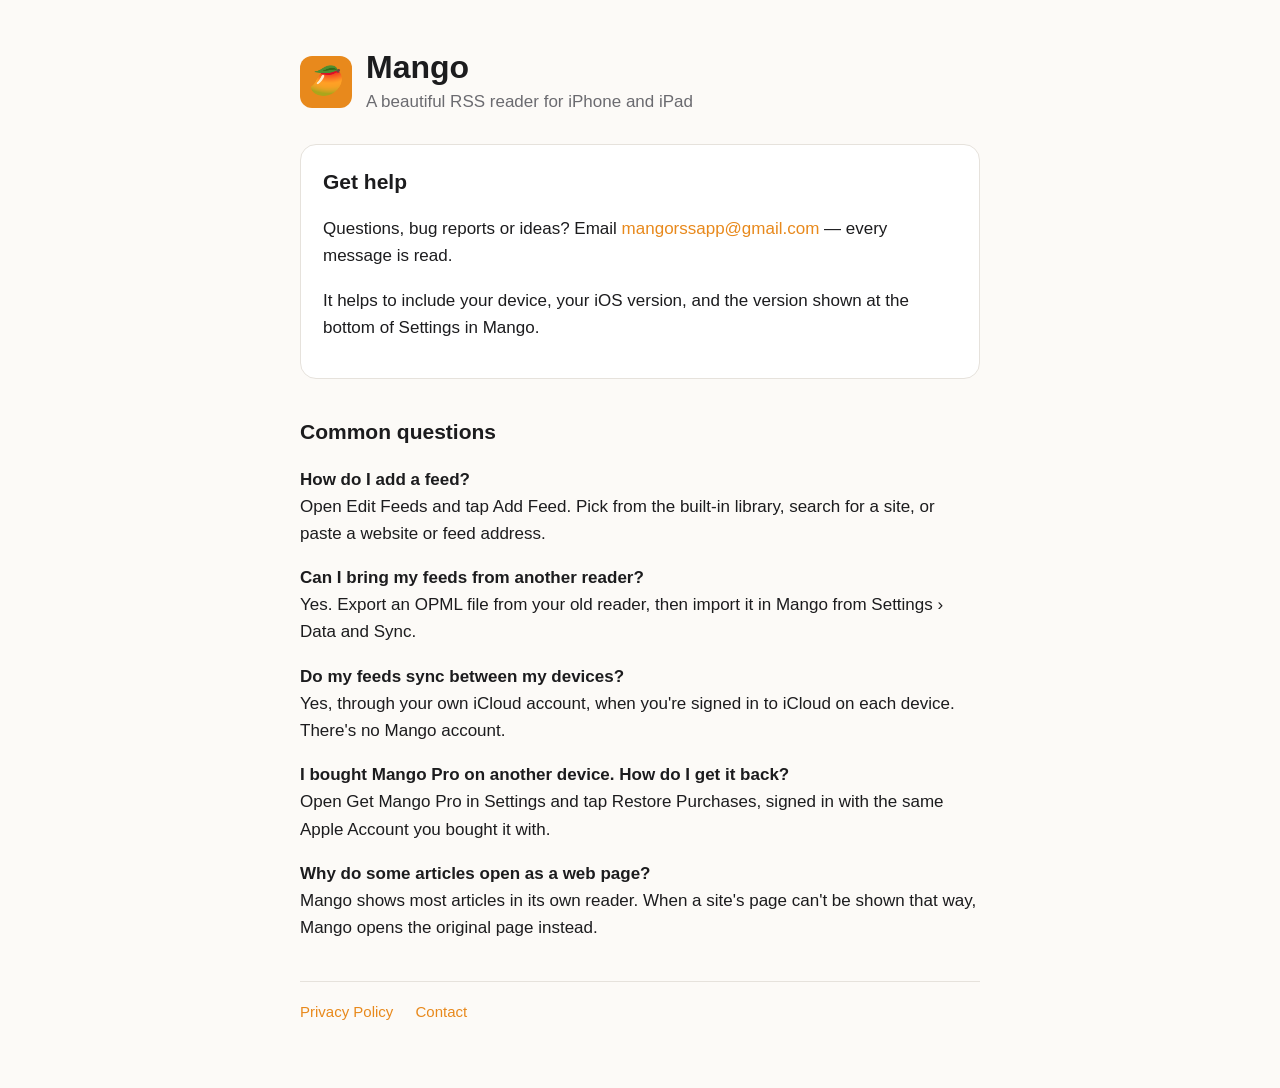
<file: index.html>
<!doctype html>
<html lang="en">
<head>
<meta charset="utf-8">
<meta name="viewport" content="width=device-width, initial-scale=1">
<title>Mango — Support</title>
<meta name="description" content="Support for Mango, the RSS reader for iPhone and iPad.">
<link rel="stylesheet" href="style.css">
</head>
<body>
<main>
  <header>
    <div class="mark">🥭</div>
    <div>
      <h1>Mango</h1>
      <p class="sub">A beautiful RSS reader for iPhone and iPad</p>
    </div>
  </header>

  <div class="card">
    <h2 style="margin-top:0">Get help</h2>
    <p>Questions, bug reports or ideas? Email <a href="mailto:mangorssapp@gmail.com">mangorssapp@gmail.com</a> — every message is read.</p>
    <p>It helps to include your device, your iOS version, and the version shown at the bottom of Settings in Mango.</p>
  </div>

  <h2>Common questions</h2>

  <p><strong>How do I add a feed?</strong><br>
  Open Edit Feeds and tap Add Feed. Pick from the built-in library, search for a site, or paste a website or feed address.</p>

  <p><strong>Can I bring my feeds from another reader?</strong><br>
  Yes. Export an OPML file from your old reader, then import it in Mango from Settings › Data and Sync.</p>

  <p><strong>Do my feeds sync between my devices?</strong><br>
  Yes, through your own iCloud account, when you're signed in to iCloud on each device. There's no Mango account.</p>

  <p><strong>I bought Mango Pro on another device. How do I get it back?</strong><br>
  Open Get Mango Pro in Settings and tap Restore Purchases, signed in with the same Apple Account you bought it with.</p>

  <p><strong>Why do some articles open as a web page?</strong><br>
  Mango shows most articles in its own reader. When a site's page can't be shown that way, Mango opens the original page instead.</p>

  <nav>
    <a href="privacy.html">Privacy Policy</a>
    <a href="mailto:mangorssapp@gmail.com">Contact</a>
  </nav>
</main>
</body>
</html>
</file>
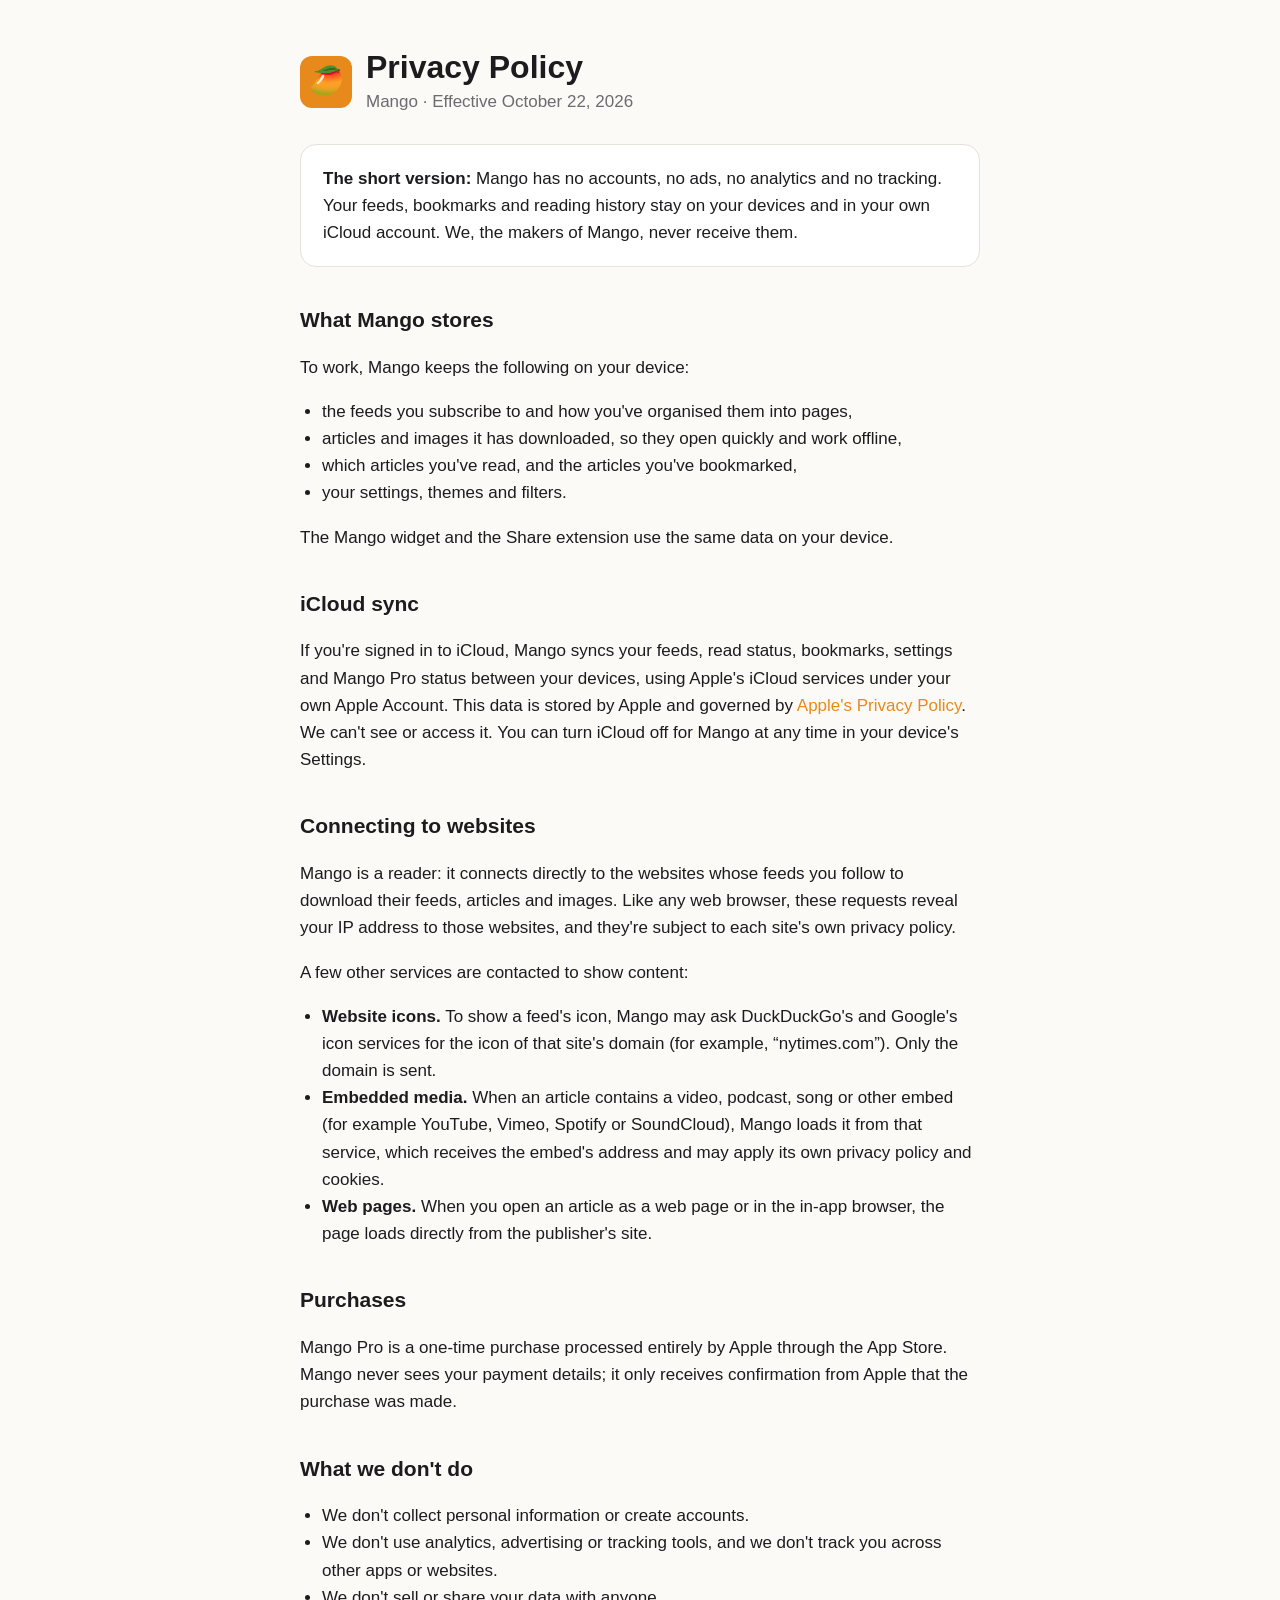
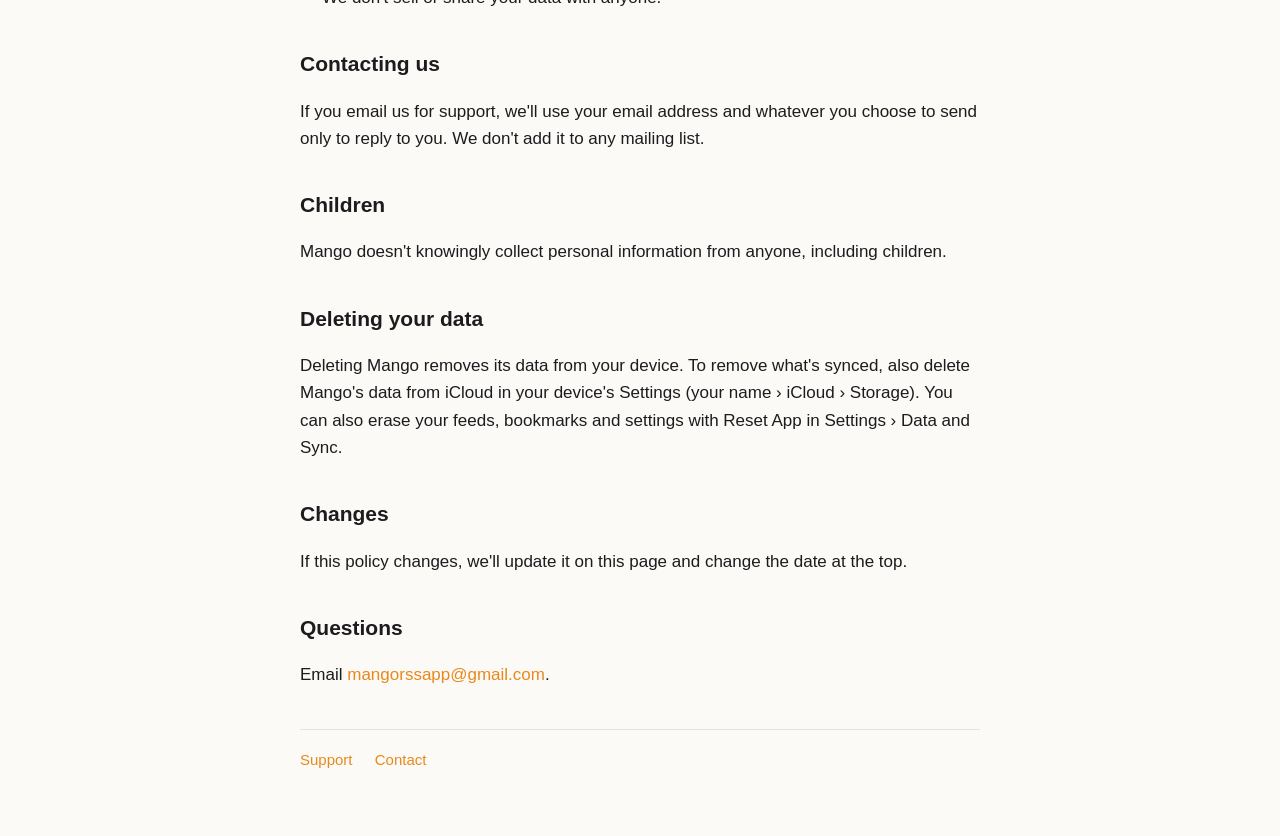
<file: privacy.html>
<!doctype html>
<html lang="en">
<head>
<meta charset="utf-8">
<meta name="viewport" content="width=device-width, initial-scale=1">
<title>Mango — Privacy Policy</title>
<meta name="description" content="Privacy Policy for Mango, the RSS reader for iPhone and iPad.">
<link rel="stylesheet" href="style.css">
</head>
<body>
<main>
  <header>
    <div class="mark">🥭</div>
    <div>
      <h1>Privacy Policy</h1>
      <p class="sub">Mango · Effective October 22, 2026</p>
    </div>
  </header>

  <div class="card">
    <p style="margin:0"><strong>The short version:</strong> Mango has no accounts, no ads, no analytics and no tracking. Your feeds, bookmarks and reading history stay on your devices and in your own iCloud account. We, the makers of Mango, never receive them.</p>
  </div>

  <h2>What Mango stores</h2>
  <p>To work, Mango keeps the following on your device:</p>
  <ul>
    <li>the feeds you subscribe to and how you've organised them into pages,</li>
    <li>articles and images it has downloaded, so they open quickly and work offline,</li>
    <li>which articles you've read, and the articles you've bookmarked,</li>
    <li>your settings, themes and filters.</li>
  </ul>
  <p>The Mango widget and the Share extension use the same data on your device.</p>

  <h2>iCloud sync</h2>
  <p>If you're signed in to iCloud, Mango syncs your feeds, read status, bookmarks, settings and Mango Pro status between your devices, using Apple's iCloud services under your own Apple Account. This data is stored by Apple and governed by <a href="https://www.apple.com/legal/privacy/">Apple's Privacy Policy</a>. We can't see or access it. You can turn iCloud off for Mango at any time in your device's Settings.</p>

  <h2>Connecting to websites</h2>
  <p>Mango is a reader: it connects directly to the websites whose feeds you follow to download their feeds, articles and images. Like any web browser, these requests reveal your IP address to those websites, and they're subject to each site's own privacy policy.</p>
  <p>A few other services are contacted to show content:</p>
  <ul>
    <li><strong>Website icons.</strong> To show a feed's icon, Mango may ask DuckDuckGo's and Google's icon services for the icon of that site's domain (for example, “nytimes.com”). Only the domain is sent.</li>
    <li><strong>Embedded media.</strong> When an article contains a video, podcast, song or other embed (for example YouTube, Vimeo, Spotify or SoundCloud), Mango loads it from that service, which receives the embed's address and may apply its own privacy policy and cookies.</li>
    <li><strong>Web pages.</strong> When you open an article as a web page or in the in-app browser, the page loads directly from the publisher's site.</li>
  </ul>

  <h2>Purchases</h2>
  <p>Mango Pro is a one-time purchase processed entirely by Apple through the App Store. Mango never sees your payment details; it only receives confirmation from Apple that the purchase was made.</p>

  <h2>What we don't do</h2>
  <ul>
    <li>We don't collect personal information or create accounts.</li>
    <li>We don't use analytics, advertising or tracking tools, and we don't track you across other apps or websites.</li>
    <li>We don't sell or share your data with anyone.</li>
  </ul>

  <h2>Contacting us</h2>
  <p>If you email us for support, we'll use your email address and whatever you choose to send only to reply to you. We don't add it to any mailing list.</p>

  <h2>Children</h2>
  <p>Mango doesn't knowingly collect personal information from anyone, including children.</p>

  <h2>Deleting your data</h2>
  <p>Deleting Mango removes its data from your device. To remove what's synced, also delete Mango's data from iCloud in your device's Settings (your name › iCloud › Storage). You can also erase your feeds, bookmarks and settings with Reset App in Settings › Data and Sync.</p>

  <h2>Changes</h2>
  <p>If this policy changes, we'll update it on this page and change the date at the top.</p>

  <h2>Questions</h2>
  <p>Email <a href="mailto:mangorssapp@gmail.com">mangorssapp@gmail.com</a>.</p>

  <nav>
    <a href="index.html">Support</a>
    <a href="mailto:mangorssapp@gmail.com">Contact</a>
  </nav>
</main>
</body>
</html>
</file>
<file: style.css>
:root { --bg:#FCFAF7; --fg:#1C1C1E; --sec:#6B6B70; --accent:#E8891C; --card:#FFFFFF; --line:#E6E2DC; }
@media (prefers-color-scheme: dark) {
  :root { --bg:#111111; --fg:#EDEDED; --sec:#9A9AA0; --accent:#F4A340; --card:#1C1C1E; --line:#2C2C2E; }
}
* { box-sizing: border-box; }
body { margin:0; background:var(--bg); color:var(--fg);
  font: 17px/1.6 -apple-system, BlinkMacSystemFont, "SF Pro Text", "Helvetica Neue", Arial, sans-serif; }
main { max-width: 720px; margin: 0 auto; padding: 48px 20px 64px; }
header { display:flex; align-items:center; gap:14px; margin-bottom: 28px; }
header .mark { width:52px; height:52px; border-radius:12px; background:var(--accent); display:grid; place-items:center;
  font-size:28px; }
h1 { font-size: 32px; line-height:1.2; margin:0; }
h2 { font-size: 21px; margin: 36px 0 8px; }
p, li { color: var(--fg); }
.sub { color: var(--sec); margin: 2px 0 0; }
.card { background:var(--card); border:1px solid var(--line); border-radius:16px; padding:20px 22px; margin:18px 0; }
a { color: var(--accent); text-decoration: none; }
a:hover { text-decoration: underline; }
nav { margin-top: 40px; padding-top: 18px; border-top:1px solid var(--line); color:var(--sec); font-size:15px; }
nav a { margin-right: 18px; }
ul { padding-left: 22px; }
</file>
